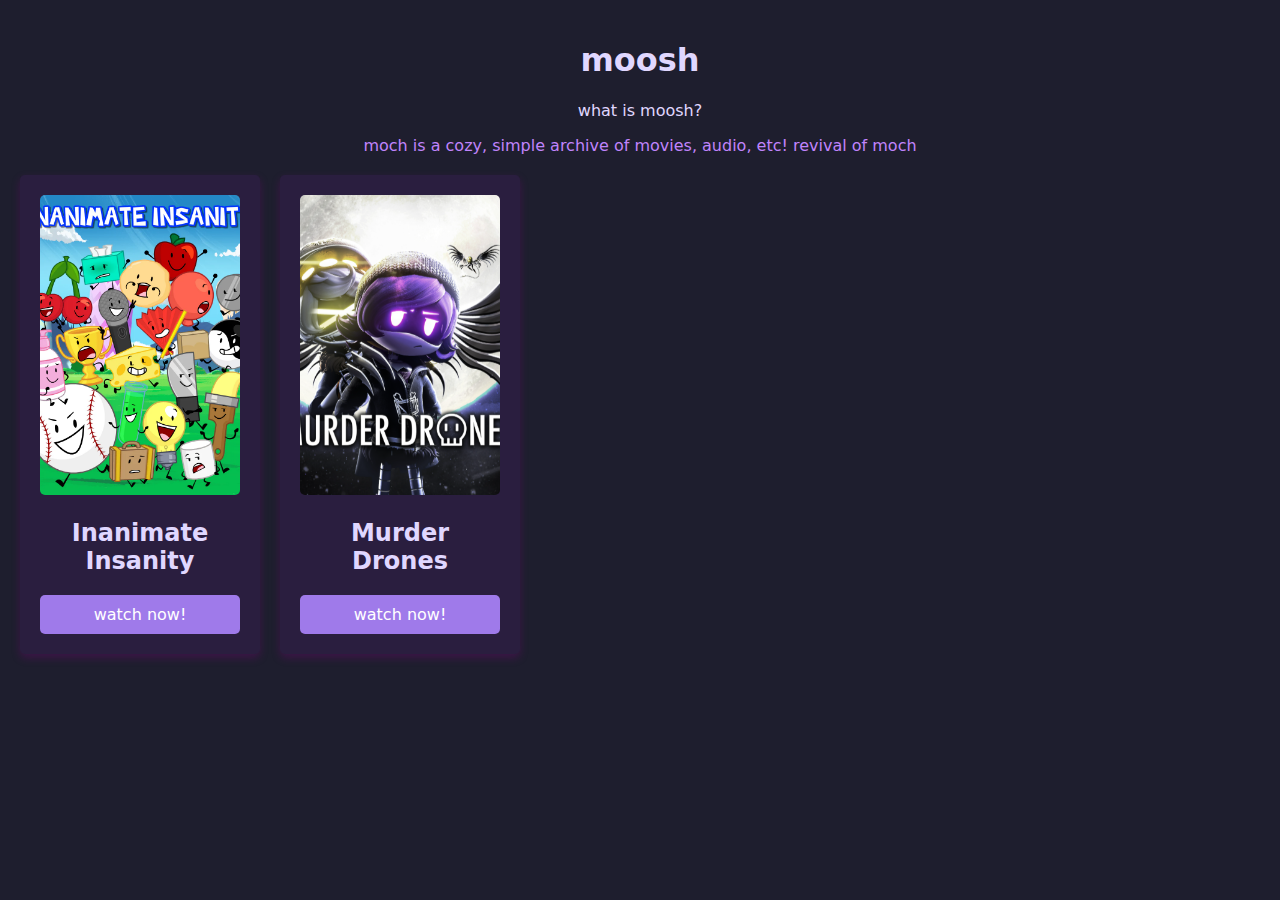
<file: index.html>
<!DOCTYPE html>
<html lang="en">
<head>
    <meta charset="UTF-8">
    <meta name="viewport" content="width=device-width, initial-scale=1.0">
    <title>moosh 💫</title>
    <link href="style.css" rel="stylesheet">
    <link href="manifest.json" rel="manifest">
    <link rel="icon" type="image/png" href="m.png">
</head>
<body>
    <h1>moosh</h1>
    <p>what is moosh?</p>
    <a>moch is a cozy, simple archive of movies, audio, etc! revival of </a><a href="https://moch.molkify.dev">moch</a>

    <div class="cards">
        <div class="card">
            <img class="img" src="img/ii.webp" alt="Inanimate Insanity">
            <h2>Inanimate Insanity</h2>
            <div class="play"><a href="ii.html">watch now!</a></div>
        </div>

        <div class="card">
            <img class="img" src="img/md.webp" alt="Murder Drones">
            <h2>Murder Drones</h2>
            <div class="play"><a href="md.html">watch now!</a></div>
        </div>

        <!-- Add more cards here -->
    </div>

    <script>
        if ('serviceWorker' in navigator) {
            navigator.serviceWorker.register('/service-worker.js');
        }
    </script>
</body>
</html>
</file>
<file: style.css>
/* ------------------ Global ------------------ */
html {
    background-color: #1e1e2e;
    color: #e0d7ff; /* lighter violet-ish text */
    font-family: system-ui, -apple-system, BlinkMacSystemFont, 'Segoe UI', Roboto, Oxygen, Ubuntu, Cantarell, 'Open Sans', 'Helvetica Neue', sans-serif;
    text-align: center;
    margin: 0;
    padding: 0;
}

body {
    margin: 0;
    padding: 20px;
}

/* ------------------ Links ------------------ */
a {
    color: #c084fc; /* violet links */
    text-decoration: none;
}

/* ------------------ Cards Container ------------------ */
.cards {
    display: flex;
    flex-wrap: wrap;
    justify-content: flex-start; /* aligns cards to the left */
    gap: 20px; /* space between cards */
    margin-top: 20px;
}

/* ------------------ Card ------------------ */
.card {
    width: 200px;
    border-radius: 5px;
    box-shadow: 0 4px 8px rgba(128, 0, 128, 0.3); /* violet shadow */
    padding: 20px;
    text-align: center;
    background-color: #2a1e3f; /* dark violet card */
    color: #e0d7ff;
    transition: background-color 0.3s ease, transform 0.3s ease;
}

.card:hover {
    background-color: #3c2a5f; /* lighter violet on hover */
    transform: translateY(-5px);
}

/* ------------------ Image ------------------ */
.img {
    width: 200px;
    height: 300px;
    object-fit: cover;
    border-radius: 5px;
}

/* ------------------ Play Button ------------------ */
.play {
    background-color: #9f7aea; /* violet button */
    color: #fff;
    border: none;
    padding: 10px 20px;
    border-radius: 5px;
    cursor: pointer;
    font-size: 16px;
    margin-top: 10px;
    transition: background-color 0.3s ease;
}

.play:hover {
    background-color: #b794f4; /* lighter violet on hover */
}

.play a {
    color: white;
}
</file>
